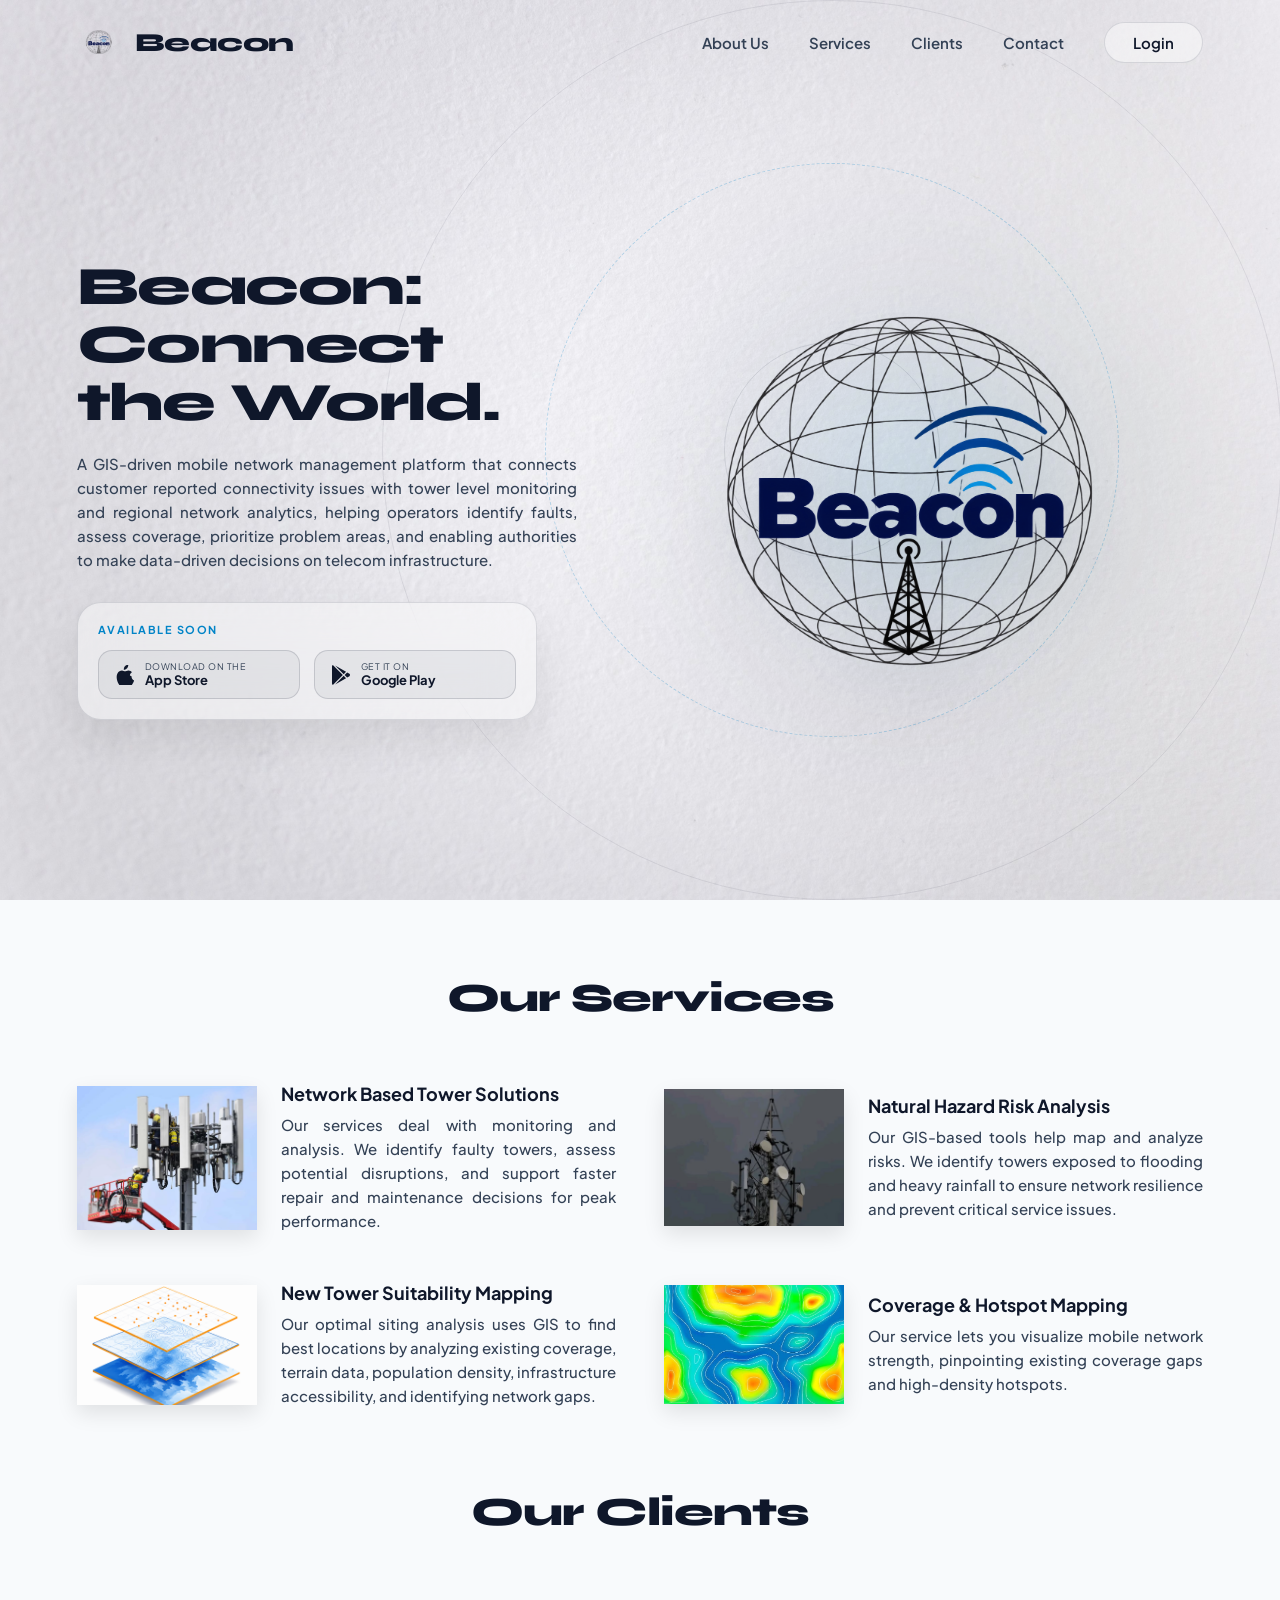
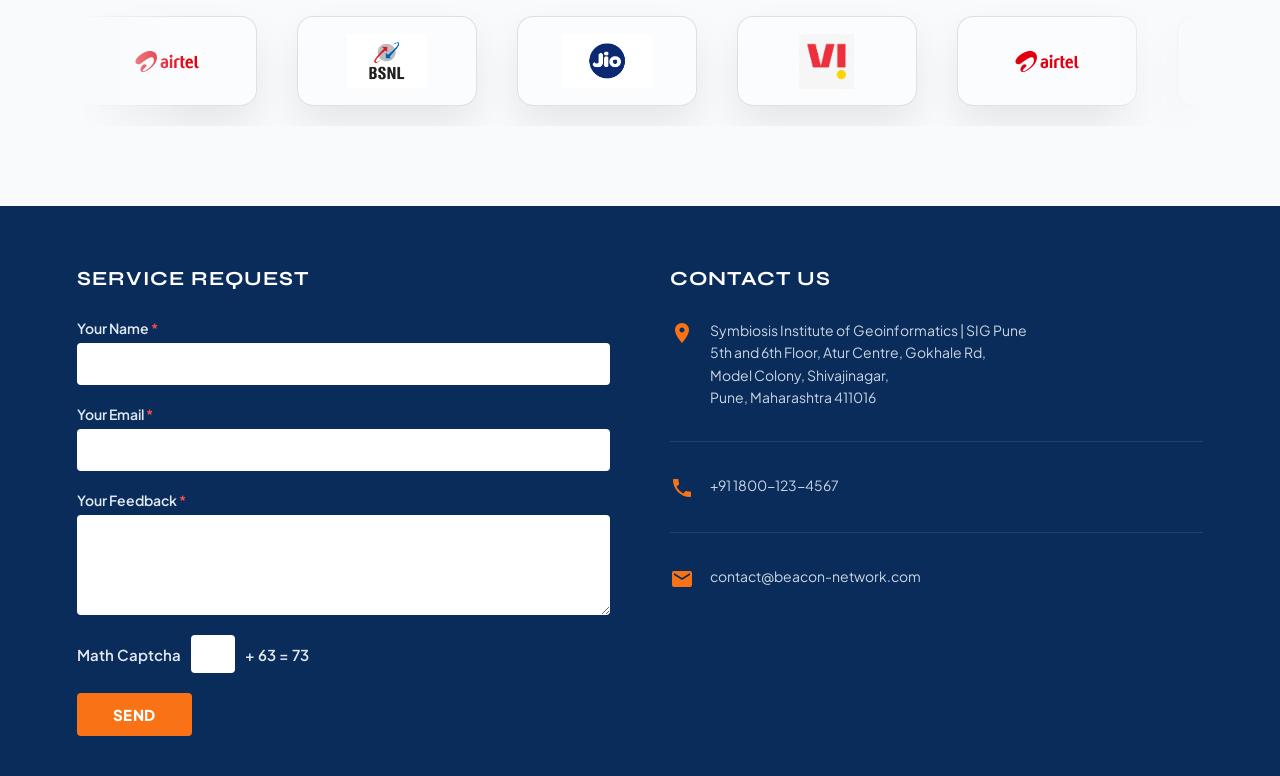
<file: TOWERGIS/frontend/index.html>
<!DOCTYPE html>
<html lang="en">
<head>
    <meta charset="UTF-8">
    <meta name="viewport" content="width=device-width, initial-scale=1.0">
    <title>Beacon | Connect the World</title>

    <link rel="preconnect" href="https://fonts.googleapis.com">
    <link rel="preconnect" href="https://fonts.gstatic.com" crossorigin>
    <link href="https://fonts.googleapis.com/css2?family=Plus+Jakarta+Sans:wght@300;400;500;600;700;800&family=Syne:wght@500;700;800&display=swap" rel="stylesheet">

    <style>
        :root {
            --text-main: #0f172a;        /* Dark slate main text */
            --text-muted: #334155;       /* Muted dark body text */
            --accent-glow: #0284c7;      /* Darker sky-blue accent */
            --beacon-blue: #092c5a;     /* Deep Beacon Blue shade for Footer */
            
            --font-logo: 'Colasta', 'Syne', sans-serif;
            --font-body: 'Methane', 'Plus Jakarta Sans', sans-serif;

            /* Light Glassmorphic Card Styling */
            --glass-bg: rgba(255, 255, 255, 0.45);
            --glass-border: rgba(15, 23, 42, 0.12);
            --glass-blur: blur(28px);
            --glass-shadow: 0 20px 40px rgba(0, 0, 0, 0.08);
        }

        @font-face {
            font-family: 'Colasta';
            src: local('Colasta');
            font-weight: bold;
        }
        @font-face {
            font-family: 'Methane';
            src: local('Methane');
        }

        * {
            margin: 0;
            padding: 0;
            box-sizing: border-box;
            font-family: var(--font-body);
        }

        html, body {
            min-height: 100vh;
            overflow-y: auto;
            scroll-behavior: smooth;
        }

        body {
            background-color: #f8fafc;
            color: var(--text-main);
            position: relative;
            display: flex;
            flex-direction: column;
        }

        a {
            text-decoration: none;
            color: inherit;
        }

        /* BACKGROUND MEDIA */
        .bg-viewport {
            position: fixed;
            inset: 0;
            width: 100vw;
            height: 100vh;
            z-index: 1;
            pointer-events: none;
            overflow: hidden;
        }

        .bg-image {
            position: absolute;
            inset: 0;
            width: 100%;
            height: 100%;
            object-fit: cover;
            filter: none;
        }

        .bg-overlay {
            display: none;
        }

        .radar-rings {
            position: absolute;
            top: 50%;
            left: 65%;
            transform: translate(-50%, -50%);
            width: 900px;
            height: 900px;
            border-radius: 50%;
            border: 1px solid rgba(15, 23, 42, 0.08);
            pointer-events: none;
        }

        .radar-rings::before,
        .radar-rings::after {
            content: '';
            position: absolute;
            inset: 18%;
            border-radius: 50%;
            border: 1px dashed rgba(2, 132, 199, 0.25);
        }

        .radar-rings::after {
            inset: 38%;
            border: 1px solid rgba(15, 23, 42, 0.1);
        }

        /* NAVIGATION BAR */
        .navbar {
            display: flex;
            justify-content: space-between;
            align-items: center;
            padding: 20px 6%;
            max-width: 1400px;
            margin: 0 auto;
            width: 100%;
            position: relative;
            z-index: 10;
        }

        .nav-brand {
            display: flex;
            align-items: center;
            gap: 14px;
        }

        .nav-logo-wrapper {
            width: 44px;
            height: 44px;
            display: flex;
            align-items: center;
            justify-content: center;
            background: transparent;
            border: none;
            padding: 0;
            box-shadow: none;
        }

        .nav-logo-img {
            width: 100%;
            height: 100%;
            object-fit: contain;
        }

        .nav-title {
            font-family: var(--font-logo);
            font-weight: 800;
            font-size: 26px;
            letter-spacing: -0.5px;
            color: var(--text-main);
        }

        .nav-links {
            display: flex;
            gap: 40px;
            align-items: center;
        }

        .nav-links a {
            font-size: 15px;
            font-weight: 600;
            color: var(--text-muted);
            transition: color 0.25s;
        }

        .nav-links a:hover {
            color: var(--text-main);
        }

        .btn-login {
            background: var(--glass-bg);
            border: 1px solid var(--glass-border);
            backdrop-filter: var(--glass-blur);
            -webkit-backdrop-filter: var(--glass-blur);
            color: var(--text-main) !important;
            padding: 10px 28px;
            border-radius: 30px;
            font-weight: 700;
            transition: all 0.3s ease;
        }

        .btn-login:hover {
            background: rgba(255, 255, 255, 0.8);
            border-color: rgba(15, 23, 42, 0.3);
            transform: translateY(-2px);
        }

        .mobile-menu-btn {
            display: none;
            font-size: 22px;
            background: none;
            border: none;
            color: var(--text-main);
            cursor: pointer;
        }

        /* HERO SECTION */
        .hero {
            display: flex;
            align-items: center;
            justify-content: space-between;
            max-width: 1400px;
            margin: auto;
            padding: 0 4% 0 6%;
            position: relative;
            z-index: 10;
            gap: 20px;
            min-height: calc(100vh - 90px);
            width: 100%;
        }

        .hero-content {
            flex: 0 0 500px;
            max-width: 500px;
            z-index: 5;
        }

        .hero-title {
            font-family: var(--font-logo);
            font-size: 54px;
            font-weight: 800;
            line-height: 1.08;
            letter-spacing: -1.5px;
            margin-bottom: 20px;
            color: var(--text-main);
        }

        .hero-description {
            font-size: 15px;
            line-height: 1.6;
            color: var(--text-muted);
            margin-bottom: 30px;
            font-weight: 500;
            text-align: justify;
        }

        .download-card {
            background: var(--glass-bg);
            border: 1px solid var(--glass-border);
            backdrop-filter: var(--glass-blur);
            -webkit-backdrop-filter: var(--glass-blur);
            padding: 20px;
            border-radius: 24px;
            box-shadow: var(--glass-shadow);
            display: inline-block;
            width: 100%;
            max-width: 460px;
        }

        .download-title {
            font-size: 11px;
            text-transform: uppercase;
            letter-spacing: 1.5px;
            font-weight: 700;
            margin-bottom: 14px;
            color: var(--accent-glow);
        }

        .app-buttons {
            display: flex;
            gap: 14px;
        }

        .app-btn {
            flex: 1;
            display: flex;
            align-items: center;
            gap: 10px;
            background: rgba(15, 23, 42, 0.05);
            border: 1px solid rgba(15, 23, 42, 0.15);
            color: var(--text-main);
            padding: 10px 16px;
            border-radius: 14px;
            transition: all 0.3s ease;
        }

        .app-btn:hover {
            background: rgba(15, 23, 42, 0.1);
            border-color: rgba(15, 23, 42, 0.3);
            transform: translateY(-2px);
        }

        .app-btn svg {
            width: 20px;
            height: 20px;
            fill: var(--text-main);
        }

        .app-btn-text {
            display: flex;
            flex-direction: column;
        }

        .app-btn-text span:first-child {
            font-size: 9px;
            text-transform: uppercase;
            letter-spacing: 0.5px;
            color: var(--text-muted);
        }

        .app-btn-text span:last-child {
            font-size: 13px;
            font-weight: 700;
            color: var(--text-main);
        }

        .hero-graphic {
            flex: 1;
            height: 100%;
            display: flex;
            justify-content: center;
            align-items: center;
            position: relative;
            z-index: 2;
        }

        .hero-graphic::before {
            content: '';
            position: absolute;
            width: 100%;
            height: 100%;
            max-width: 650px;
            max-height: 650px;
            background: radial-gradient(circle, rgba(2, 132, 199, 0.15) 0%, rgba(15, 23, 42, 0.05) 45%, rgba(255, 255, 255, 0) 70%);
            border-radius: 50%;
            pointer-events: none;
            z-index: 1;
            filter: blur(50px);
        }

        .hero-standalone-logo {
            width: 100%;
            height: 80vh;
            max-height: 100%;
            object-fit: contain;
            position: relative;
            z-index: 2;
            filter: drop-shadow(0 20px 40px rgba(0, 0, 0, 0.15));
            animation: float 6s ease-in-out infinite;
        }

        @keyframes float {
            0% { transform: translateY(0px); }
            50% { transform: translateY(-12px); }
            100% { transform: translateY(0px); }
        }

        /* DIRECT SERVICES SECTION */
        .services-section {
            position: relative;
            z-index: 10;
            max-width: 1400px;
            margin: 0 auto;
            padding: 80px 6% 40px;
            width: 100%;
        }

        .services-header {
            text-align: center;
            margin-bottom: 60px;
        }

        .services-title {
            font-family: var(--font-logo);
            font-size: 40px;
            font-weight: 800;
            letter-spacing: -1px;
            color: var(--text-main);
            margin-bottom: 12px;
        }

        .services-grid {
            display: grid;
            grid-template-columns: repeat(2, 1fr);
            gap: 48px;
        }

        .service-item {
            display: flex;
            align-items: center;
            gap: 24px;
        }

        .service-img {
            max-width: 180px;
            width: 100%;
            height: auto;
            object-fit: contain;
            border-radius: 0;
            flex-shrink: 0;
            box-shadow: 0 8px 20px rgba(0, 0, 0, 0.1);
        }

        .service-info {
            flex: 1;
        }

        .service-title {
            font-family: var(--font-body);
            font-size: 18px;
            font-weight: 700;
            color: var(--text-main);
            margin-bottom: 8px;
        }

        .service-info p {
            font-size: 15px;
            line-height: 1.6;
            color: var(--text-muted);
            font-weight: 500;
            text-align: justify;
        }

        /* OUR CLIENTS MARQUEE SECTION */
        .clients-section {
            position: relative;
            z-index: 10;
            max-width: 1400px;
            margin: 0 auto;
            padding: 40px 6% 80px;
            width: 100%;
            overflow: hidden;
        }

        .marquee-container {
            width: 100%;
            overflow: hidden;
            position: relative;
            padding: 20px 0;
            mask-image: linear-gradient(to right, transparent, black 10%, black 90%, transparent);
            -webkit-mask-image: linear-gradient(to right, transparent, black 10%, black 90%, transparent);
        }

        .marquee-track {
            display: flex;
            gap: 40px;
            width: max-content;
            animation: marquee 16s linear infinite;
        }

        .marquee-container:hover .marquee-track {
            animation-play-state: paused;
        }

        .client-logo-card {
            background: var(--glass-bg);
            border: 1px solid var(--glass-border);
            backdrop-filter: var(--glass-blur);
            -webkit-backdrop-filter: var(--glass-blur);
            border-radius: 16px;
            padding: 16px 32px;
            display: flex;
            align-items: center;
            justify-content: center;
            min-width: 180px;
            height: 90px;
            box-shadow: var(--glass-shadow);
        }

        .client-logo {
            max-width: 120px;
            max-height: 55px;
            object-fit: contain;
        }

        @keyframes marquee {
            0% {
                transform: translateX(0);
            }
            100% {
                transform: translateX(-50%);
            }
        }

        /* CONTACT & FEEDBACK FOOTER SECTION */
        .contact-section {
            background-color: var(--beacon-blue);
            color: #ffffff;
            position: relative;
            z-index: 10;
            padding: 60px 6% 40px;
            width: 100%;
        }

        .contact-container {
            max-width: 1200px;
            margin: 0 auto;
            display: grid;
            grid-template-columns: 1fr 1fr;
            gap: 60px;
        }

        .contact-col-title {
            font-family: var(--font-logo);
            font-size: 20px;
            font-weight: 700;
            letter-spacing: 1px;
            text-transform: uppercase;
            margin-bottom: 28px;
            color: #ffffff;
        }

        .contact-col-title span {
            color: #ff4d4d;
        }

        /* Feedback Form */
        .feedback-form {
            display: flex;
            flex-direction: column;
            gap: 20px;
        }

        .form-group {
            display: flex;
            flex-direction: column;
            gap: 6px;
        }

        .form-group label {
            font-size: 14px;
            font-weight: 600;
            color: #e2e8f0;
        }

        .form-group label span {
            color: #ff4d4d;
        }

        .form-input, 
        .form-textarea {
            width: 100%;
            background: #ffffff;
            border: none;
            outline: none;
            padding: 12px 14px;
            border-radius: 4px;
            font-size: 14px;
            color: #0f172a;
        }

        .form-textarea {
            resize: vertical;
            min-height: 100px;
        }

        .captcha-group {
            display: flex;
            align-items: center;
            gap: 10px;
            font-size: 15px;
            color: #e2e8f0;
            font-weight: 600;
        }

        .captcha-input {
            width: 44px;
            height: 38px;
            background: #ffffff;
            border: none;
            border-radius: 4px;
            text-align: center;
            font-size: 15px;
            font-weight: 700;
            color: #0f172a;
        }

        .btn-send {
            background: #f97316;
            color: #ffffff;
            border: none;
            padding: 12px 36px;
            font-size: 15px;
            font-weight: 800;
            letter-spacing: 0.5px;
            border-radius: 4px;
            cursor: pointer;
            width: fit-content;
            text-transform: uppercase;
            transition: background-color 0.25s, transform 0.2s;
        }

        .btn-send:hover {
            background: #ea580c;
            transform: translateY(-2px);
        }

        /* Contact Details Right Column */
        .contact-info {
            display: flex;
            flex-direction: column;
            gap: 28px;
        }

        .info-item {
            display: flex;
            align-items: flex-start;
            gap: 16px;
        }

        .info-icon {
            width: 24px;
            height: 24px;
            fill: #f97316;
            flex-shrink: 0;
            margin-top: 2px;
        }

        .info-text {
            font-size: 14px;
            line-height: 1.6;
            color: #cbd5e1;
        }

        .info-text a {
            color: #cbd5e1;
            transition: color 0.2s;
        }

        .info-text a:hover {
            color: #ffffff;
            text-decoration: underline;
        }

        .info-divider {
            width: 100%;
            height: 1px;
            background: rgba(255, 255, 255, 0.1);
            margin: 4px 0;
        }

        /* RESPONSIVE DESIGN */
        @media (max-width: 992px) {
            .hero {
                flex-direction: column;
                text-align: center;
                margin: 20px auto;
                padding: 0 6%;
                min-height: auto;
            }
            .hero-content {
                max-width: 100%;
                flex: none;
                display: flex;
                flex-direction: column;
                align-items: center;
            }
            .nav-links {
                display: none;
            }
            .mobile-menu-btn {
                display: block;
            }
            .hero-title {
                font-size: 42px;
            }
            .hero-graphic {
                width: 100%;
                height: auto;
                margin-top: 20px;
            }
            .hero-standalone-logo {
                width: 100%;
                height: auto;
                max-width: 450px;
            }
            .services-grid {
                grid-template-columns: 1fr;
                gap: 36px;
            }
            .service-item {
                flex-direction: column;
                text-align: center;
            }
            .service-img {
                max-width: 240px;
            }
            .contact-container {
                grid-template-columns: 1fr;
                gap: 40px;
            }
        }
    </style>
</head>
<body>

    <div class="bg-viewport">
        <img src="background_final.jpg" alt="Background Texture" class="bg-image">
        <div class="bg-overlay"></div>
        <div class="radar-rings"></div>
    </div>

    <nav class="navbar">
        <div class="nav-brand">
            <div class="nav-logo-wrapper">
                <img src="logotrans.png" alt="Beacon Logo" class="nav-logo-img">
            </div>
            <span class="nav-title">Beacon</span>
        </div>

        <button class="mobile-menu-btn" aria-label="Toggle Menu">☰</button>

        <div class="nav-links">
            <a href="about.html">About Us</a>
            <a href="#services">Services</a>
            <a href="#clients">Clients</a>
            <a href="#contact">Contact</a>
            <a href="login.html" class="btn-login">Login</a>
        </div>
    </nav>

    <main class="hero">
        <div class="hero-content">
            <h1 class="hero-title">Beacon:<br>Connect the World.</h1>
            <p class="hero-description">
                A GIS-driven mobile network management platform that connects customer reported connectivity issues with tower level monitoring and regional network analytics, helping operators identify faults, assess coverage, prioritize problem areas, and enabling authorities to make data-driven decisions on telecom infrastructure.
            </p>
            
            <div class="download-card">
                <div class="download-title">Available Soon</div>
                <div class="app-buttons">
                    <a href="#" class="app-btn">
                        <svg viewBox="0 0 384 512">
                            <path d="M318.7 268.7c-.2-36.7 16.4-64.4 50-84.8-18.8-26.9-47.2-41.7-84.1-44.6-35.9-2.8-74.3 22.7-93.1 22.7-18.9 0-48.6-21.4-75.6-21.2-46.7 .3-89.8 27.2-114 69.2-48.8 84.8-14.8 211.2 32.5 281.3 23.3 34.6 51 70.3 87 69.1 34.2-1.3 47.3-21.9 88.5-21.9 41.1 0 53 22 88.5 21.3 37.3-.6 61.2-33.8 84.1-70.5 29.3-46.9 41.4-92.4 42.1-94.8-1.1-.5-66.2-25.5-65.9-105.8zM245.9 83.1c20.3-24.7 34-59.2 30.2-93.1-28.7 1.2-64.4 19.3-85.4 43.8-17.5 20.3-33.5 55.4-28.9 88.7 32.3 2.5 63.8-14.7 84.1-39.4z"/>
                        </svg>
                        <div class="app-btn-text">
                            <span>Download on the</span>
                            <span>App Store</span>
                        </div>
                    </a>

                    <a href="#" class="app-btn">
                        <svg viewBox="0 0 512 512">
                            <path d="M325.3 234.3L104.6 13l280.8 161.2-60.1 60.1zM47 0C34 6.8 25.3 19.2 25.3 35.3v441.3c0 16.1 8.7 28.5 21.7 35.3l256-256L47 0zm425.2 225.6l-58.9-34.1-65.7 64.5 65.7 64.5 60.1-34.1c18-14.3 18-46.5-1.2-60.8zM104.6 499l280.8-161.2-60.1-60.1L104.6 499z"/>
                        </svg>
                        <div class="app-btn-text">
                            <span>GET IT ON</span>
                            <span>Google Play</span>
                        </div>
                    </a>
                </div>
            </div>
        </div>

        <div class="hero-graphic">
            <img src="logotrans.png" alt="Beacon Logo" class="hero-standalone-logo">
        </div>
    </main>

    <section class="services-section" id="services">
        <div class="services-header">
            <h2 class="services-title">Our Services</h2>
        </div>

        <div class="services-grid">
            <div class="service-item">
                <img src="network_suit.jpeg" alt="Network Monitoring" class="service-img">
                <div class="service-info">
                    <h3 class="service-title">Network Based Tower Solutions</h3>
                    <p>Our services deal with monitoring and analysis. We identify faulty towers, assess potential disruptions, and support faster repair and maintenance decisions for peak performance.</p>
                </div>
            </div>

            <div class="service-item">
                <img src="network_hazards.jpeg" alt="Network Hazards" class="service-img">
                <div class="service-info">
                    <h3 class="service-title">Natural Hazard Risk Analysis</h3>
                    <p>Our GIS-based tools help map and analyze risks. We identify towers exposed to flooding and heavy rainfall to ensure network resilience and prevent critical service issues.</p>
                </div>
            </div>

            <div class="service-item">
                <img src="tower_suit.png" alt="Optimal Tower Siting" class="service-img">
                <div class="service-info">
                    <h3 class="service-title">New Tower Suitability Mapping</h3>
                    <p>Our optimal siting analysis uses GIS to find best locations by analyzing existing coverage, terrain data, population density, infrastructure accessibility, and identifying network gaps.</p>
                </div>
            </div>

            <div class="service-item">
                <img src="coverage_heatmap.jpeg" alt="Coverage Heatmap" class="service-img">
                <div class="service-info">
                    <h3 class="service-title">Coverage & Hotspot Mapping</h3>
                    <p>Our service lets you visualize mobile network strength, pinpointing existing coverage gaps and high-density hotspots.</p>
                </div>
            </div>
        </div>
    </section>

    <section class="clients-section" id="clients">
        <div class="services-header">
            <h2 class="services-title">Our Clients</h2>
        </div>

        <div class="marquee-container">
            <div class="marquee-track">
                <div class="client-logo-card">
                    <img src="airtel_logo.svg" alt="Airtel Logo" class="client-logo">
                </div>
                <div class="client-logo-card">
                    <img src="bsnl_logo.png" alt="BSNL Logo" class="client-logo">
                </div>
                <div class="client-logo-card">
                    <img src="jio_logo.jpg" alt="Jio Logo" class="client-logo">
                </div>
                <div class="client-logo-card">
                    <img src="Vi_logo.jpg" alt="Vi Logo" class="client-logo">
                </div>

                <div class="client-logo-card">
                    <img src="airtel_logo.svg" alt="Airtel Logo" class="client-logo">
                </div>
                <div class="client-logo-card">
                    <img src="bsnl_logo.png" alt="BSNL Logo" class="client-logo">
                </div>
                <div class="client-logo-card">
                    <img src="jio_logo.jpg" alt="Jio Logo" class="client-logo">
                </div>
                <div class="client-logo-card">
                    <img src="Vi_logo.jpg" alt="Vi Logo" class="client-logo">
                </div>
            </div>
        </div>
    </section>

    <footer class="contact-section" id="contact">
        <div class="contact-container">
            <div class="feedback-col">
                <h3 class="contact-col-title">Service Request</h3>
                <form class="feedback-form" action="#" method="POST" onsubmit="event.preventDefault();">
                    <div class="form-group">
                        <label for="name">Your Name <span>*</span></label>
                        <input type="text" id="name" class="form-input" required>
                    </div>

                    <div class="form-group">
                        <label for="email">Your Email <span>*</span></label>
                        <input type="email" id="email" class="form-input" required>
                    </div>

                    <div class="form-group">
                        <label for="feedback">Your Feedback <span>*</span></label>
                        <textarea id="feedback" class="form-textarea" required></textarea>
                    </div>

                    <div class="captcha-group">
                        <label for="captcha">Math Captcha</label>
                        <input type="text" id="captcha" class="captcha-input" maxlength="4">
                        <span>+ 63 = 73</span>
                    </div>

                    <button type="submit" class="btn-send">SEND</button>
                </form>
            </div>

            <div class="contact-col">
                <h3 class="contact-col-title">CONTACT US</h3>
                <div class="contact-info">
                    <div class="info-item">
                        <svg class="info-icon" viewBox="0 0 24 24">
                            <path d="M12 2C8.13 2 5 5.13 5 9c0 5.25 7 13 7 13s7-7.75 7-13c0-3.87-3.13-7-7-7zm0 9.5c-1.38 0-2.5-1.12-2.5-2.5s1.12-2.5 2.5-2.5 2.5 1.12 2.5 2.5-1.12 2.5-2.5 2.5z"/>
                        </svg>
                        <div class="info-text">
                            Symbiosis Institute of Geoinformatics | SIG Pune<br>
                            5th and 6th Floor, Atur Centre, Gokhale Rd,<br>
                            Model Colony, Shivajinagar,<br>
                            Pune, Maharashtra 411016
                        </div>
                    </div>

                    <div class="info-divider"></div>

                    <div class="info-item">
                        <svg class="info-icon" viewBox="0 0 24 24">
                            <path d="M6.62 10.79c1.44 2.83 3.76 5.14 6.59 6.59l2.2-2.2c.27-.27.67-.36 1.02-.24 1.12.37 2.33.57 3.57.57.55 0 1 .45 1 1V20c0 .55-.45 1-1 1-9.39 0-17-7.61-17-17 0-.55.45-1 1-1h3.5c.55 0 1 .45 1 1 0 1.25.2 2.45.57 3.57.11.35.03.74-.25 1.02l-2.2 2.2z"/>
                        </svg>
                        <div class="info-text">
                            +91 1800-123-4567<br>
                        </div>
                    </div>

                    <div class="info-divider"></div>

                    <div class="info-item">
                        <svg class="info-icon" viewBox="0 0 24 24">
                            <path d="M20 4H4c-1.1 0-1.99.9-1.99 2L2 18c0 1.1.9 2 2 2h16c1.1 0 2-.9 2-2V6c0-1.1-.9-2-2-2zm0 4l-8 5-8-5V6l8 5 8-5v2z"/>
                        </svg>
                        <div class="info-text">
                            <a href="mailto:contact@beacon-network.com">contact@beacon-network.com</a>
                        </div>
                    </div>
                </div>
            </div>
        </div>
    </footer>

    <script>
        document.querySelector('.mobile-menu-btn').addEventListener('click', function() {
            const links = document.querySelector('.nav-links');
            if (links.style.display === 'flex') {
                links.style.display = 'none';
            } else {
                links.style.display = 'flex';
                links.style.flexDirection = 'column';
                links.style.position = 'absolute';
                links.style.top = '70px';
                links.style.left = '5%';
                links.style.right = '5%';
                links.style.background = 'rgba(255, 255, 255, 0.95)';
                links.style.backdropFilter = 'blur(20px)';
                links.style.padding = '24px';
                links.style.borderRadius = '16px';
                links.style.border = '1px solid var(--glass-border)';
            }
        });
    </script>
</body>
</html>
</file>
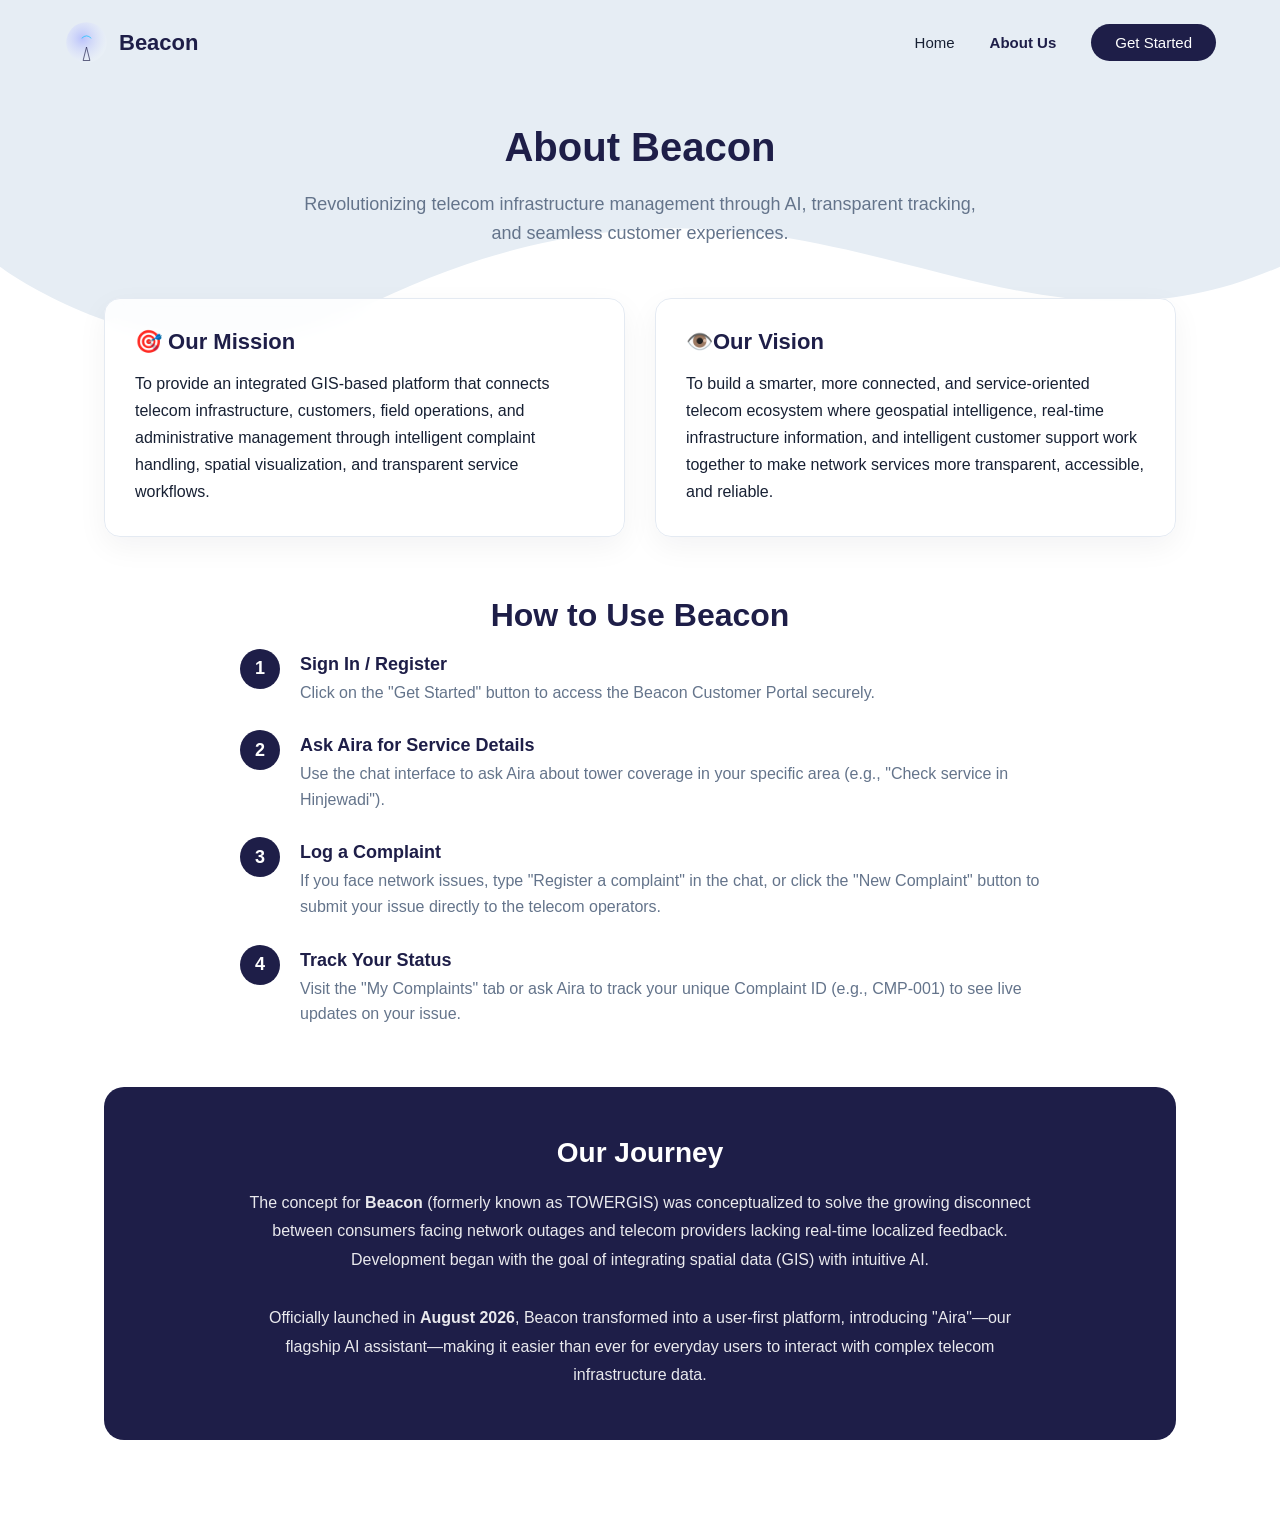
<file: TOWERGIS/frontend/about.html>
<!DOCTYPE html>
<html lang="en">
<head>
    <meta charset="UTF-8">
    <meta name="viewport" content="width=device-width, initial-scale=1.0">
    <title>About Us | Beacon</title>

    <style>
        /* =========================================================
           BEACON ABOUT US PAGE
           ========================================================= */

        :root {
            --primary: #1e1e48;
            --primary-hover: #2c2c68;
            --bg-color: #ffffff;
            --wave-color: #e6edf4;
            --text-main: #172033;
            --text-muted: #64748b;
            --card-bg: rgba(255, 255, 255, 0.85);
        }

        * {
            margin: 0;
            padding: 0;
            box-sizing: border-box;
            font-family: 'Inter', -apple-system, BlinkMacSystemFont, "Segoe UI", Roboto, sans-serif;
        }

        body {
            background-color: var(--bg-color);
            color: var(--text-main);
            overflow-x: hidden;
            position: relative;
        }

        a {
            text-decoration: none;
            color: inherit;
        }

        /* BACKGROUND WAVE */
        .bg-wave {
            position: absolute;
            top: 0;
            left: 0;
            width: 100%;
            z-index: -1;
        }
        
        .bg-wave svg {
            width: 100%;
            height: auto;
            max-height: 85vh;
        }

        /* NAVIGATION */
        .navbar {
            display: flex;
            justify-content: space-between;
            align-items: center;
            padding: 20px 5%;
            max-width: 1400px;
            margin: 0 auto;
            position: relative;
            z-index: 10;
        }

        .nav-logo {
            display: flex;
            align-items: center;
            gap: 10px;
            font-weight: 800;
            font-size: 22px;
            color: var(--primary);
        }

        .mini-logo-svg {
            width: 45px;
            height: 45px;
        }

        .nav-links {
            display: flex;
            gap: 35px;
            align-items: center;
        }

        .nav-links a {
            font-size: 15px;
            font-weight: 500;
            color: var(--text-main);
            transition: color 0.2s;
        }

        .nav-links a:hover {
            color: var(--primary);
        }

        .btn-get-started {
            background: var(--primary);
            color: white !important;
            padding: 10px 24px;
            border-radius: 30px;
            font-weight: 600;
            transition: background 0.2s, transform 0.2s;
        }

        .btn-get-started:hover {
            background: var(--primary-hover);
            transform: translateY(-2px);
        }

        /* CONTENT SECTIONS */
        .container {
            max-width: 1200px;
            margin: 40px auto 80px;
            padding: 0 5%;
            position: relative;
            z-index: 10;
        }

        .section-title {
            text-align: center;
            font-size: 40px;
            font-weight: 800;
            color: var(--primary);
            margin-bottom: 20px;
        }

        .section-subtitle {
            text-align: center;
            font-size: 18px;
            color: var(--text-muted);
            margin-bottom: 50px;
            max-width: 700px;
            margin-inline: auto;
            line-height: 1.6;
        }

        /* GRID CARDS (Mission/Vision) */
        .grid-2 {
            display: grid;
            grid-template-columns: 1fr 1fr;
            gap: 30px;
            margin-bottom: 60px;
        }

        .info-card {
            background: var(--card-bg);
            backdrop-filter: blur(10px);
            -webkit-backdrop-filter: blur(10px);
            border: 1px solid rgba(228, 234, 242, 1);
            border-radius: 16px;
            padding: 30px;
            box-shadow: 0 10px 30px rgba(15, 23, 42, 0.05);
            transition: transform 0.3s ease;
        }

        .info-card:hover {
            transform: translateY(-5px);
        }

        .info-card h3 {
            font-size: 22px;
            color: var(--primary);
            margin-bottom: 15px;
            display: flex;
            align-items: center;
            gap: 10px;
        }

        .info-card p {
            line-height: 1.7;
            color: var(--text-main);
        }

        /* FEATURES GRID */
        .features-grid {
            display: grid;
            grid-template-columns: repeat(auto-fit, minmax(250px, 1fr));
            gap: 25px;
            margin-bottom: 60px;
        }

        .feature-box {
            text-align: center;
            padding: 25px;
            background: white;
            border-radius: 12px;
            border: 1px solid var(--wave-color);
        }

        .feature-icon {
            font-size: 35px;
            margin-bottom: 15px;
        }

        .feature-box h4 {
            color: var(--primary);
            margin-bottom: 10px;
        }

        /* HOW TO USE LIST */
        .steps-list {
            list-style: none;
            counter-reset: steps;
            max-width: 800px;
            margin: 0 auto 60px;
        }

        .step-item {
            position: relative;
            padding-left: 60px;
            margin-bottom: 30px;
        }

        .step-item::before {
            counter-increment: steps;
            content: counter(steps);
            position: absolute;
            left: 0;
            top: -5px;
            width: 40px;
            height: 40px;
            background: var(--primary);
            color: white;
            border-radius: 50%;
            display: flex;
            align-items: center;
            justify-content: center;
            font-weight: 700;
            font-size: 18px;
        }

        .step-item h4 {
            font-size: 18px;
            color: var(--primary);
            margin-bottom: 5px;
        }

        .step-item p {
            color: var(--text-muted);
            line-height: 1.6;
        }

        /* HISTORY SECTION */
        .history-section {
            background: var(--primary);
            color: white;
            padding: 50px;
            border-radius: 20px;
            text-align: center;
        }

        .history-section h3 {
            font-size: 28px;
            margin-bottom: 20px;
        }

        .history-section p {
            font-size: 16px;
            line-height: 1.8;
            opacity: 0.9;
            max-width: 800px;
            margin: 0 auto;
        }

        @media (max-width: 768px) {
            .grid-2 {
                grid-template-columns: 1fr;
            }
            .section-title {
                font-size: 32px;
            }
            .history-section {
                padding: 30px 20px;
            }
        }
    </style>
</head>
<body>

    <!-- Wavy Background -->
    <div class="bg-wave">
        <svg viewBox="0 0 1440 600" preserveAspectRatio="none">
            <path fill="var(--wave-color)" d="M0,0 L1440,0 L1440,300 C1100,450 900,100 400,350 C200,450 0,300 0,300 Z"></path>
        </svg>
    </div>

    <!-- Navigation Bar -->
    <nav class="navbar">
        <div class="nav-logo">
            <svg class="mini-logo-svg" viewBox="0 0 200 200" xmlns="http://www.w3.org/2000/svg">
                <defs>
                    <radialGradient id="mini-blue-grad" cx="40%" cy="40%" r="60%">
                        <stop offset="0%" stop-color="#bac2fb" />
                        <stop offset="100%" stop-color="#ebf1f8" stop-opacity="0.5" />
                    </radialGradient>
                </defs>
                <circle cx="100" cy="100" r="90" fill="url(#mini-blue-grad)" />
                <path d="M100 120 L85 180 L115 180 Z" stroke="#1e1e48" stroke-width="3" fill="none"/>
                <path d="M80 80 Q100 60 120 80" stroke="#00c2ff" stroke-width="3" fill="none" stroke-linecap="round"/>
            </svg>
            Beacon
        </div>

        <div class="nav-links">
            <a href="index.html">Home</a>
            <a href="about.html" style="color: var(--primary); font-weight: 700;">About Us</a>
            <a href="login.html" class="btn-get-started">Get Started</a>
        </div>
    </nav>

    <!-- Content Container -->
    <div class="container">
        
        <h1 class="section-title">About Beacon</h1>
        <p class="section-subtitle">Revolutionizing telecom infrastructure management through AI, transparent tracking, and seamless customer experiences.</p>

        <!-- Mission & Vision -->
        <div class="grid-2">
            <div class="info-card">
                <h3>🎯 Our Mission</h3>
                <p>To provide an integrated GIS-based platform that connects telecom infrastructure, customers, field operations, and administrative management through intelligent complaint handling, spatial visualization, and transparent service workflows.</p>
            </div>
            <div class="info-card">
                <h3>👁️Our Vision</h3>
                <p>To build a smarter, more connected, and service-oriented telecom ecosystem where geospatial intelligence, real-time infrastructure information, and intelligent customer support work together to make network services more transparent, accessible, and reliable.</p>
            </div>
        </div>

        

        <!-- How to Use -->
        <h2 class="section-title" style="font-size: 32px;">How to Use Beacon</h2>
        <ul class="steps-list">
            <li class="step-item">
                <h4>Sign In / Register</h4>
                <p>Click on the "Get Started" button to access the Beacon Customer Portal securely.</p>
            </li>
            <li class="step-item">
                <h4>Ask Aira for Service Details</h4>
                <p>Use the chat interface to ask Aira about tower coverage in your specific area (e.g., "Check service in Hinjewadi").</p>
            </li>
            <li class="step-item">
                <h4>Log a Complaint</h4>
                <p>If you face network issues, type "Register a complaint" in the chat, or click the "New Complaint" button to submit your issue directly to the telecom operators.</p>
            </li>
            <li class="step-item">
                <h4>Track Your Status</h4>
                <p>Visit the "My Complaints" tab or ask Aira to track your unique Complaint ID (e.g., CMP-001) to see live updates on your issue.</p>
            </li>
        </ul>

        <!-- History/Origin -->
        <div class="history-section">
            <h3>Our Journey</h3>
            <p>
                The concept for <strong>Beacon</strong> (formerly known as TOWERGIS) was conceptualized to solve the growing disconnect between consumers facing network outages and telecom providers lacking real-time localized feedback. Development began with the goal of integrating spatial data (GIS) with intuitive AI. 
                <br><br>
                Officially launched in <strong>August 2026</strong>, Beacon transformed into a user-first platform, introducing "Aira"—our flagship AI assistant—making it easier than ever for everyday users to interact with complex telecom infrastructure data.
            </p>
        </div>

    </div>

</body>
</html>
</file>
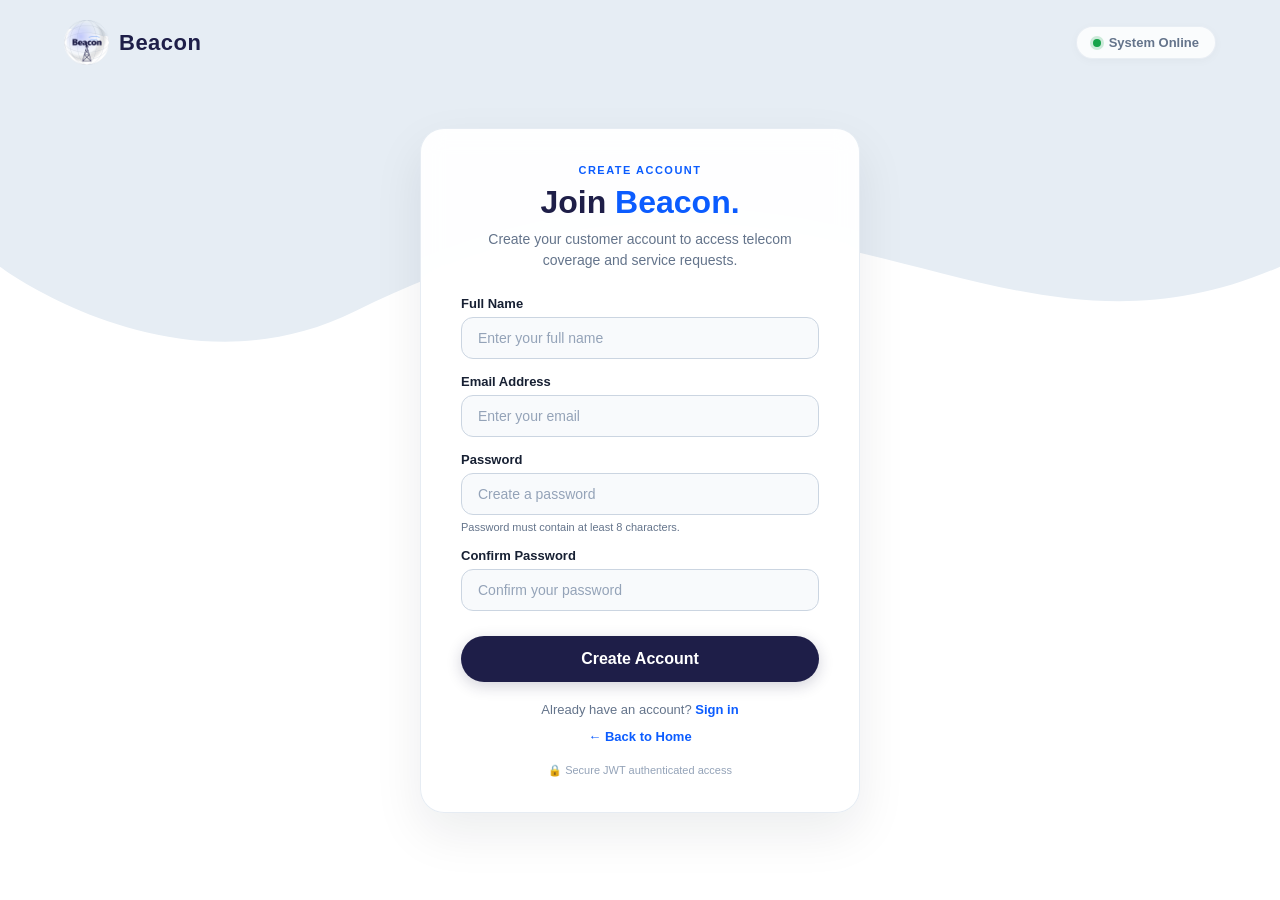
<file: TOWERGIS/frontend/register.html>
<!DOCTYPE html>
<html lang="en">

<head>
    <meta charset="UTF-8">
    <meta name="viewport" content="width=device-width, initial-scale=1.0">
    <title>Create Account | Beacon</title>

    <link rel="stylesheet" href="css/style.css">

    <style>
        /* =========================================================
           BEACON REGISTER PAGE VISUALS (Perfectly Centered)
           ========================================================= */

        :root {
            --primary: #1e1e48;     
            --primary-hover: #2c2c68;
            --secondary: #0b5cff;
            --bg-color: #ffffff;
            --wave-color: #e6edf4;  
            --text-main: #172033;
            --text-muted: #64748b;
            --success: #16a34a;
            --danger: #ef4444;
        }

        * {
            margin: 0;
            padding: 0;
            box-sizing: border-box;
            font-family: 'Inter', -apple-system, BlinkMacSystemFont, "Segoe UI", Roboto, sans-serif;
        }

        body {
            background-color: var(--bg-color);
            color: var(--text-main);
            margin: 0;
            height: 100vh;
            width: 100vw;
            display: flex;
            align-items: center;      /* Centers content vertically */
            justify-content: center;  /* Centers content horizontally */
            overflow: hidden;         /* Completely removes scrollbars */
            position: relative;
        }

        a {
            text-decoration: none;
            color: inherit;
        }

        /* =========================================================
           BACKGROUND WAVE
           ========================================================= */
        .bg-wave {
            position: absolute;
            top: 0;
            left: 0;
            width: 100%;
            height: 100%;
            z-index: 0;
            pointer-events: none;
        }
        
        .bg-wave svg {
            width: 100%;
            height: auto;
            max-height: 85vh;
        }

        /* =========================================================
           HEADER (Navbar Style) - Floating at the top
           ========================================================= */
        .site-header {
            display: flex;
            justify-content: space-between;
            align-items: center;
            padding: 20px 5%;
            width: 100%;
            position: absolute; 
            top: 0;
            left: 0;
            z-index: 20;
        }

        .brand {
            display: flex;
            align-items: center;
            gap: 10px;
            text-decoration: none;
        }

        .brand-mark {
            width: 45px;
            height: 45px;
            display: flex;
            align-items: center;
            justify-content: center;
            background: transparent !important;
            box-shadow: none !important;
            border-radius: 0 !important;
        }

        .brand-name {
            font-size: 22px;
            font-weight: 800;
            color: var(--primary);
            letter-spacing: 0.5px;
        }

        .system-status {
            display: flex;
            align-items: center;
            gap: 8px;
            font-size: 13px;
            font-weight: 600;
            color: var(--text-muted);
            background: rgba(255, 255, 255, 0.8);
            padding: 8px 16px;
            border-radius: 20px;
            border: 1px solid rgba(228, 234, 242, 0.8);
            box-shadow: 0 2px 10px rgba(0,0,0,0.03);
        }

        .status-dot {
            width: 8px;
            height: 8px;
            background-color: var(--success);
            border-radius: 50%;
            box-shadow: 0 0 0 3px rgba(22, 163, 74, 0.2);
        }

        /* =========================================================
           AUTH PAGE & CARD (Dead Center)
           ========================================================= */
        .auth-page {
            width: 100%;
            display: flex;
            align-items: center;
            justify-content: center;
            position: relative;
            z-index: 10;
            padding-top: 40px; /* Slight offset so header doesn't touch it on tiny screens */
        }

        .auth-card {
            width: 100%;
            max-width: 440px;
            background: rgba(255, 255, 255, 0.95);
            backdrop-filter: blur(12px);
            border: 1px solid rgba(228, 234, 242, 0.9);
            border-radius: 24px;
            padding: 35px 40px; /* Slightly condensed to fit all fields perfectly */
            box-shadow: 0 20px 50px rgba(15, 23, 42, 0.08);
            text-align: center;
        }

        .auth-label {
            color: var(--secondary);
            font-size: 11px;
            font-weight: 700;
            letter-spacing: 1.5px;
            margin-bottom: 8px;
            text-transform: uppercase;
        }

        .auth-card h1 {
            color: var(--primary);
            font-size: 32px;
            font-weight: 800;
            margin: 0 0 8px;
        }

        .auth-card h1 span {
            color: var(--secondary);
        }

        .auth-description {
            color: var(--text-muted);
            margin-bottom: 25px;
            line-height: 1.5;
            font-size: 14px;
        }

        /* =========================================================
           FORM ELEMENTS (Condensed for perfect fit)
           ========================================================= */
        .form-group {
            margin-bottom: 15px; 
            text-align: left;
        }

        .form-group label {
            display: block;
            color: var(--text-main);
            margin-bottom: 6px;
            font-size: 13px;
            font-weight: 600;
        }

        .form-group input {
            width: 100%;
            box-sizing: border-box;
            padding: 12px 16px;
            background: #f8fafc;
            border: 1px solid #cbd5e1;
            border-radius: 12px;
            color: var(--text-main);
            font-size: 14px;
            outline: none;
            transition: border-color 0.2s, box-shadow 0.2s, background 0.2s;
        }

        .form-group input::placeholder {
            color: #94a3b8;
        }

        .form-group input:focus {
            background: #ffffff;
            border-color: var(--secondary);
            box-shadow: 0 0 0 4px rgba(11, 92, 255, 0.1);
        }

        .password-hint {
            color: var(--text-muted);
            font-size: 11px;
            margin-top: 6px;
        }

        .register-button {
            width: 100%;
            padding: 14px;
            border: none;
            border-radius: 30px; /* Pill shape to match */
            background: var(--primary);
            color: white;
            font-size: 16px;
            font-weight: 700;
            cursor: pointer;
            margin-top: 10px;
            transition: background 0.2s, transform 0.2s, box-shadow 0.2s;
            box-shadow: 0 4px 15px rgba(30, 30, 72, 0.2);
        }

        .register-button:hover {
            background: var(--primary-hover);
            transform: translateY(-2px);
            box-shadow: 0 6px 20px rgba(30, 30, 72, 0.3);
        }

        .register-button:disabled {
            opacity: 0.7;
            cursor: not-allowed;
            transform: none;
            box-shadow: none;
        }

        /* =========================================================
           MESSAGES & LINKS
           ========================================================= */
        .message {
            display: none;
            margin-top: 15px;
            padding: 12px;
            border-radius: 10px;
            font-size: 13px;
            line-height: 1.5;
            word-break: break-word;
            text-align: center;
            font-weight: 500;
        }

        .message.error {
            display: block;
            background: #fef2f2;
            color: var(--danger);
            border: 1px solid #fecaca;
        }

        .message.success {
            display: block;
            background: #f0fdf4;
            color: var(--success);
            border-color: #bbf7d0;
        }

        .auth-links {
            text-align: center;
            margin-top: 20px;
            color: var(--text-muted);
            font-size: 13px;
            display: flex;
            flex-direction: column;
            gap: 12px;
        }

        .auth-links a {
            color: var(--secondary);
            text-decoration: none;
            font-weight: 600;
            transition: color 0.2s;
        }

        .auth-links a:hover {
            color: var(--primary);
        }

        .security-note {
            text-align: center;
            margin-top: 20px;
            color: #94a3b8;
            font-size: 11px;
            font-weight: 500;
        }

        @media (max-width: 600px) {
            body {
                overflow-y: auto; /* Re-enable vertical scroll on tiny phones just in case */
            }
            .auth-card {
                padding: 30px 20px;
            }
            .auth-card h1 {
                font-size: 28px;
            }
        }
    </style>
</head>

<body>

    <div class="bg-wave">
        <svg viewBox="0 0 1440 600" preserveAspectRatio="none">
            <path fill="var(--wave-color)" d="M0,0 L1440,0 L1440,300 C1100,450 900,100 400,350 C200,450 0,300 0,300 Z"></path>
        </svg>
    </div>

    <header class="site-header">
        <a href="index.html" class="brand">
            <div class="brand-mark">
                <img src="logo.png" alt="Beacon Logo" style="width: 100%; height: 100%; object-fit: contain;">
            </div>
            <div>
                <div class="brand-name">Beacon</div>
            </div>
        </a>

        <div class="system-status">
            <span class="status-dot"></span>
            System Online
        </div>
    </header>


    <main class="auth-page">
        <section class="auth-card">

            <div class="auth-label">
                CREATE ACCOUNT
            </div>

            <h1>
                Join <span>Beacon.</span>
            </h1>

            <p class="auth-description">
                Create your customer account to access telecom coverage and service requests.
            </p>

            <form id="registerForm">

                <div class="form-group">
                    <label for="name">
                        Full Name
                    </label>
                    <input
                        type="text"
                        id="name"
                        name="name"
                        placeholder="Enter your full name"
                        required
                    >
                </div>


                <div class="form-group">
                    <label for="email">
                        Email Address
                    </label>
                    <input
                        type="email"
                        id="email"
                        name="email"
                        placeholder="Enter your email"
                        required
                    >
                </div>


                <div class="form-group">
                    <label for="password">
                        Password
                    </label>
                    <input
                        type="password"
                        id="password"
                        name="password"
                        placeholder="Create a password"
                        minlength="8"
                        required
                    >
                    <div class="password-hint">
                        Password must contain at least 8 characters.
                    </div>
                </div>


                <div class="form-group">
                    <label for="confirmPassword">
                        Confirm Password
                    </label>
                    <input
                        type="password"
                        id="confirmPassword"
                        name="confirmPassword"
                        placeholder="Confirm your password"
                        minlength="8"
                        required
                    >
                </div>

                <button
                    type="submit"
                    class="register-button"
                    id="registerButton"
                >
                    Create Account
                </button>

            </form>

            <div id="message" class="message"></div>

            <div class="auth-links">
                <div>
                    Already have an account?
                    <a href="login.html">Sign in</a>
                </div>

                <a href="index.html">← Back to Home</a>
            </div>

            <div class="security-note">
                🔒 Secure JWT authenticated access
            </div>

        </section>
    </main>


    <script>
        const registerForm = document.getElementById("registerForm");
        const registerButton = document.getElementById("registerButton");
        const message = document.getElementById("message");

        registerForm.addEventListener("submit", async function(event) {
            event.preventDefault();

            const name = document.getElementById("name").value.trim();
            const email = document.getElementById("email").value.trim();
            const password = document.getElementById("password").value;
            const confirmPassword = document.getElementById("confirmPassword").value;

            /* ==========================================
               PASSWORD CHECK
            ========================================== */
            if (password !== confirmPassword) {
                showMessage("Passwords do not match.", "error");
                return;
            }

            if (password.length < 8) {
                showMessage("Password must contain at least 8 characters.", "error");
                return;
            }

            /* ==========================================
               LOADING
            ========================================== */
            registerButton.disabled = true;
            registerButton.textContent = "Creating Account...";

            try {
                /* ======================================
                   API REQUEST
                ====================================== */
                const response = await fetch("/api/auth/register", {
                    method: "POST",
                    headers: {
                        "Content-Type": "application/json"
                    },
                    body: JSON.stringify({
                        name: name,
                        email: email,
                        password: password,
                        role: "customer"
                    })
                });

                const data = await response.json();

                /* ======================================
                   ERROR
                ====================================== */
                if (!response.ok) {
                    throw new Error(data.detail || "Registration failed.");
                }

                /* ======================================
                   SUCCESS
                ====================================== */
                showMessage("Account created successfully! Redirecting to login...", "success");

                registerForm.reset();

                setTimeout(function() {
                    window.location.href = "login.html";
                }, 1800);

            } catch (error) {
                showMessage(error.message, "error");
            } finally {
                registerButton.disabled = false;
                registerButton.textContent = "Create Account";
            }
        });

        /* =================================================
           MESSAGE FUNCTION
        ================================================= */
        function showMessage(text, type) {
            message.textContent = text;
            message.className = "message " + type;
        }

    </script>

</body>
</html>
</file>
<file: TOWERGIS/frontend/css/style.css>
*{box-sizing:border-box}body{margin:0;font-family:Inter,Segoe UI,Arial,sans-serif;background:#08101d;color:#e8eef7}.topbar{height:72px;border-bottom:1px solid #1d2a3c;display:flex;align-items:center;justify-content:space-between;padding:0 5vw;background:#0b1423}.brand{display:flex;align-items:center;gap:12px}.brand-mark{width:38px;height:38px;border-radius:10px;background:#1d8cff;display:grid;place-items:center;font-weight:800}.brand strong{display:block;letter-spacing:1.5px}.brand span{display:block;font-size:11px;color:#8190a5;margin-top:3px}.status{font-size:12px;color:#9eabc0}.dot{display:inline-block;width:8px;height:8px;border-radius:50%;background:#31d17c;margin-right:7px}.landing{min-height:calc(100vh - 72px);display:grid;place-items:center;padding:60px 5vw}.hero{max-width:1100px;width:100%}.eyebrow{font-size:12px;letter-spacing:2px;color:#55a8ff;font-weight:700}.hero h1{font-size:clamp(42px,7vw,82px);line-height:.98;margin:18px 0}.hero h1 span{color:#55a8ff}.hero-text{max-width:650px;color:#9eabc0;font-size:17px;line-height:1.7}.role-grid{display:grid;grid-template-columns:repeat(3,1fr);gap:18px;margin-top:48px}.role-card{display:block;text-decoration:none;color:inherit;background:#0e1929;border:1px solid #1d2a3c;border-radius:18px;padding:26px;transition:.2s}.role-card:hover{transform:translateY(-4px);border-color:#347fc8;background:#101e31}.icon{font-size:30px;margin-bottom:18px}.role-card h2{margin:0 0 10px}.role-card p{color:#8e9db2;line-height:1.6;min-height:52px}.role-card span{color:#55a8ff;font-weight:700;font-size:13px}@media(max-width:800px){.role-grid{grid-template-columns:1fr}.status{display:none}}
</file>
